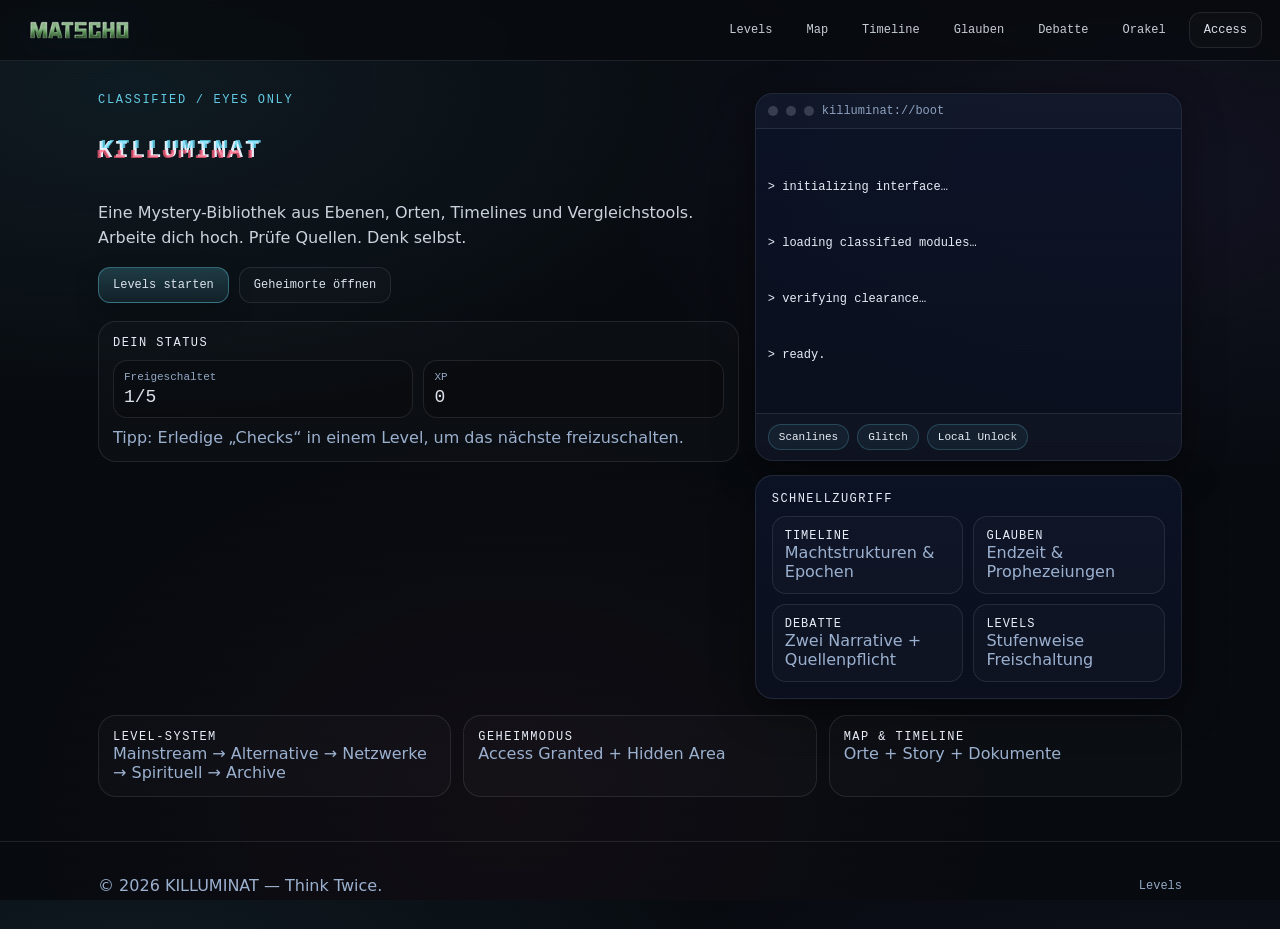
<file: index.html>
﻿<!doctype html>
<html lang="de">
<head>
    <meta charset="utf-8" />
    <meta name="viewport" content="width=device-width,initial-scale=1" />
    <title>KILLUMINAT — Verborgene Ebenen</title>
    <link rel="stylesheet" href="css/style.css" />
    <script defer src="js/app.js"></script>
</head>
<body>
    <div class="scanlines"></div>
    <header class="topbar">
        <a class="brand" href="index.html" aria-label="Killuminat Home">
            <img class="brand__logo" id="brandLogo" src="assets/logo.png" alt="Killuminat Logo">
            <span class="brand__text" id="brandText" style="display:none;">KILLUMINAT</span>
        </a>

        <nav class="nav">
            <a href="levels.html">Levels</a>
            <a href="map.html">Map</a>
            <a href="timeline.html">Timeline</a>
            <a href="compare.html">Glauben</a>
            <a href="debate.html">Debatte</a>
            <a href="oracle.html">Orakel</a>
            <button class="btn btn--ghost" id="openSecret">Access</button>
        </nav>
    </header>

    <main class="container">
        <section class="hero">
            <div class="hero__left">
                <div class="kicker">CLASSIFIED / EYES ONLY</div>
                <h1 class="glitch" data-text="KILLUMINAT">KILLUMINAT</h1>
                <p class="lead">
                    Eine Mystery-Bibliothek aus Ebenen, Orten, Timelines und Vergleichstools.
                    Arbeite dich hoch. Prüfe Quellen. Denk selbst.
                </p>

                <div class="hero__actions">
                    <a class="btn" href="levels.html">Levels starten</a>
                    <a class="btn btn--ghost" href="map.html">Geheimorte öffnen</a>
                </div>

                <div class="panel">
                    <div class="panel__title">Dein Status</div>
                    <div class="grid2">
                        <div class="stat">
                            <div class="stat__label">Freigeschaltet</div>
                            <div class="stat__value" id="statUnlocked">—</div>
                        </div>
                        <div class="stat">
                            <div class="stat__label">XP</div>
                            <div class="stat__value" id="statXP">—</div>
                        </div>
                    </div>
                    <div class="muted" style="margin-top:10px;">
                        Tipp: Erledige „Checks“ in einem Level, um das nächste freizuschalten.
                    </div>
                </div>
            </div>

            <div class="hero__right">
                <div class="card terminal">
                    <div class="terminal__bar">
                        <span class="dot"></span><span class="dot"></span><span class="dot"></span>
                        <span class="terminal__title">killuminat://boot</span>
                    </div>
                    <div class="terminal__body" id="bootLog">
                        <div>> initializing interface…</div>
                        <div>> loading classified modules…</div>
                        <div>> verifying clearance…</div>
                        <div>> ready.</div>
                    </div>
                    <div class="terminal__footer">
                        <span class="pill">Scanlines</span>
                        <span class="pill">Glitch</span>
                        <span class="pill">Local Unlock</span>
                    </div>
                </div>

                <div class="card quick">
                    <div class="quick__title">Schnellzugriff</div>
                    <div class="quick__grid">
                        <a class="quick__item" href="timeline.html">
                            <div class="quick__label">Timeline</div>
                            <div class="muted">Machtstrukturen & Epochen</div>
                        </a>
                        <a class="quick__item" href="compare.html">
                            <div class="quick__label">Glauben</div>
                            <div class="muted">Endzeit & Prophezeiungen</div>
                        </a>
                        <a class="quick__item" href="debate.html">
                            <div class="quick__label">Debatte</div>
                            <div class="muted">Zwei Narrative + Quellenpflicht</div>
                        </a>
                        <a class="quick__item" href="levels.html">
                            <div class="quick__label">Levels</div>
                            <div class="muted">Stufenweise Freischaltung</div>
                        </a>
                    </div>
                </div>

            </div>
        </section>

        <section class="strip">
            <div class="strip__item">
                <div class="strip__title">Level-System</div>
                <div class="muted">Mainstream → Alternative → Netzwerke → Spirituell → Archive</div>
            </div>
            <div class="strip__item">
                <div class="strip__title">Geheimmodus</div>
                <div class="muted">Access Granted + Hidden Area</div>
            </div>
            <div class="strip__item">
                <div class="strip__title">Map & Timeline</div>
                <div class="muted">Orte + Story + Dokumente</div>
            </div>
        </section>
    </main>

    <footer class="footer">
        <div class="container footer__inner">
            <div class="muted">© <span id="year"></span> KILLUMINAT — Think Twice.</div>
            <div class="footer__links">
                <a href="levels.html">Levels</a>
                <a href="secret.html" class="muted" id="secretLink" style="display:none;">Hidden</a>
            </div>
        </div>
    </footer>

    <dialog class="modal" id="secretModal">
        <form method="dialog" class="modal__card">
            <div class="modal__title">ACCESS REQUEST</div>
            <p class="muted">Gib das Passwort ein oder finde die Klick-Kombination…</p>
            <input class="input" id="secretPass" placeholder="Passwort…" autocomplete="off" />
            <div class="modal__actions">
                <button class="btn btn--ghost" value="cancel">Abbrechen</button>
                <button class="btn" id="secretSubmit" value="ok">Prüfen</button>
            </div>
            <div class="muted tiny" id="secretHint">Hint: Try “ACCESS GRANTED” 😉</div>
        </form>
    </dialog>

</body>

</html>
</file>
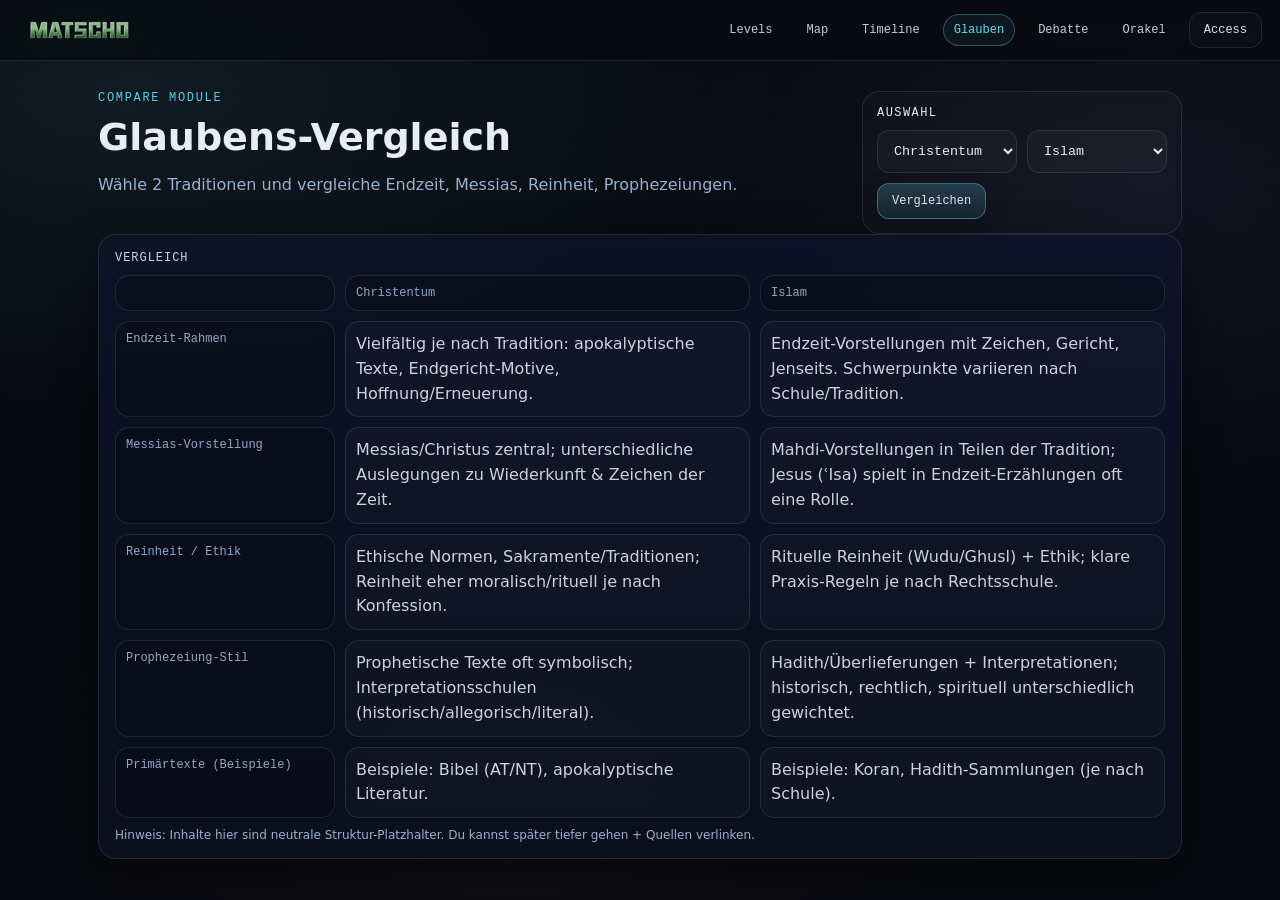
<file: compare.html>
﻿<!doctype html>
<html lang="de">
<head>
    <meta charset="utf-8" />
    <meta name="viewport" content="width=device-width,initial-scale=1" />
    <title>KILLUMINAT — Glaubensvergleich</title>
    <link rel="stylesheet" href="css/style.css" />
    <script defer src="js/app.js"></script>
</head>
<body>
    <div class="scanlines"></div>

    <header class="topbar">
        <a class="brand" href="index.html">
            <img class="brand__logo" id="brandLogo" src="assets/logo.png" alt="Killuminat Logo">
            <span class="brand__text" id="brandText" style="display:none;">KILLUMINAT</span>
            
        </a>
        <nav class="nav">
            <a href="levels.html">Levels</a>
            <a href="map.html">Map</a>
            <a href="timeline.html">Timeline</a>
            <a class="active" href="compare.html">Glauben</a>
            <a href="debate.html">Debatte</a>
            <a href="oracle.html">Orakel</a>
            <button class="btn btn--ghost" id="openSecret">Access</button>
        </nav>
    </header>

    <main class="container">
        <section class="pagehead">
            <div>
                <div class="kicker">COMPARE MODULE</div>
                <h1 class="title">Glaubens-Vergleich</h1>
                <p class="muted">Wähle 2 Traditionen und vergleiche Endzeit, Messias, Reinheit, Prophezeiungen.</p>
            </div>
            <div class="pagehead__right">
                <div class="panel">
                    <div class="panel__title">Auswahl</div>
                    <div class="grid2">
                        <select class="input" id="faithA"></select>
                        <select class="input" id="faithB"></select>
                    </div>
                    <button class="btn" id="runCompare" style="margin-top:10px;">Vergleichen</button>
                </div>
            </div>
        </section>

        <section class="card">
            <div class="card__title">Vergleich</div>
            <div class="compare" id="compareGrid"></div>
            <div class="tiny muted" style="margin-top:10px;">
                Hinweis: Inhalte hier sind neutrale Struktur-Platzhalter. Du kannst später tiefer gehen + Quellen verlinken.
            </div>
        </section>
    </main>

    <dialog class="modal" id="secretModal">
        <form method="dialog" class="modal__card">
            <div class="modal__title">ACCESS REQUEST</div>
            <p class="muted">Gib das Passwort ein oder finde die Klick-Kombination…</p>
            <input class="input" id="secretPass" placeholder="Passwort…" autocomplete="off" />
            <div class="modal__actions">
                <button class="btn btn--ghost" value="cancel">Abbrechen</button>
                <button class="btn" id="secretSubmit" value="ok">Prüfen</button>
            </div>
            <div class="muted tiny" id="secretHint">Hint: Try “ACCESS GRANTED” 😉</div>
        </form>
    </dialog>
</body>

</html>
</file>
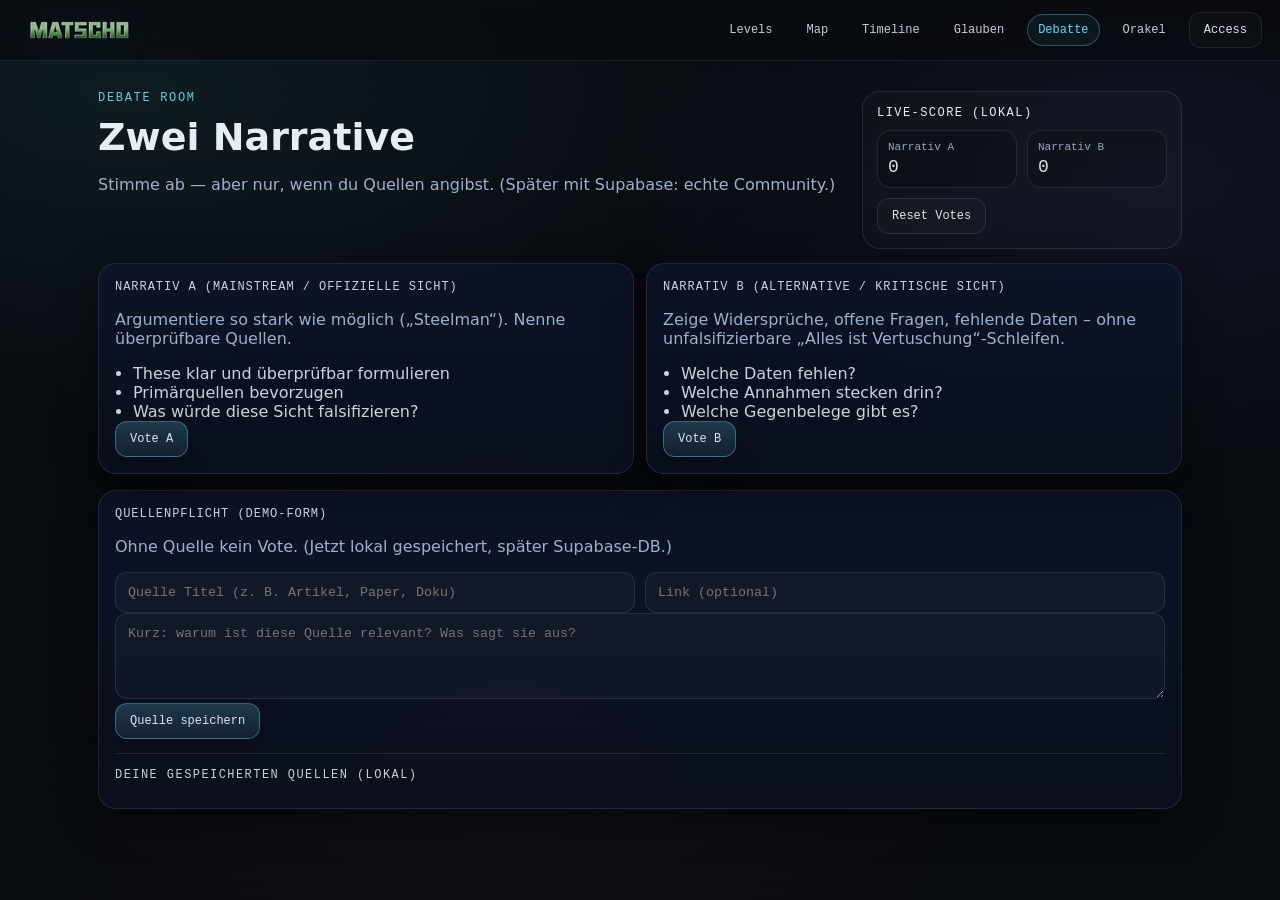
<file: debate.html>
﻿<!doctype html>
<html lang="de">
<head>
    <meta charset="utf-8" />
    <meta name="viewport" content="width=device-width,initial-scale=1" />
    <title>KILLUMINAT — Debattenraum</title>
    <link rel="stylesheet" href="css/style.css" />
    <script defer src="js/app.js"></script>
</head>
<body>
    <div class="scanlines"></div>

    <header class="topbar">
        <a class="brand" href="index.html">
            <img class="brand__logo" id="brandLogo" src="assets/logo.png" alt="Killuminat Logo">
            <span class="brand__text" id="brandText" style="display:none;">KILLUMINAT</span>
        </a>
        <nav class="nav">
            <a href="levels.html">Levels</a>
            <a href="map.html">Map</a>
            <a href="timeline.html">Timeline</a>
            <a href="compare.html">Glauben</a>
            <a class="active" href="debate.html">Debatte</a>
            <a href="oracle.html">Orakel</a>
            <button class="btn btn--ghost" id="openSecret">Access</button>
        </nav>
    </header>

    <main class="container">
        <section class="pagehead">
            <div>
                <div class="kicker">DEBATE ROOM</div>
                <h1 class="title">Zwei Narrative</h1>
                <p class="muted">Stimme ab — aber nur, wenn du Quellen angibst. (Später mit Supabase: echte Community.)</p>
            </div>
            <div class="pagehead__right">
                <div class="panel">
                    <div class="panel__title">Live-Score (lokal)</div>
                    <div class="grid2">
                        <div class="stat">
                            <div class="stat__label">Narrativ A</div>
                            <div class="stat__value" id="voteA">—</div>
                        </div>
                        <div class="stat">
                            <div class="stat__label">Narrativ B</div>
                            <div class="stat__value" id="voteB">—</div>
                        </div>
                    </div>
                    <button class="btn btn--ghost" id="resetVotes" style="margin-top:10px;">Reset Votes</button>
                </div>
            </div>
        </section>

        <section class="split">
            <div class="card">
                <div class="card__title">Narrativ A (Mainstream / offizielle Sicht)</div>
                <p class="muted">
                    Argumentiere so stark wie möglich („Steelman“). Nenne überprüfbare Quellen.
                </p>
                <ul class="list">
                    <li>These klar und überprüfbar formulieren</li>
                    <li>Primärquellen bevorzugen</li>
                    <li>Was würde diese Sicht falsifizieren?</li>
                </ul>
                <button class="btn" data-vote="A">Vote A</button>
            </div>

            <div class="card">
                <div class="card__title">Narrativ B (Alternative / kritische Sicht)</div>
                <p class="muted">
                    Zeige Widersprüche, offene Fragen, fehlende Daten – ohne unfalsifizierbare „Alles ist Vertuschung“-Schleifen.
                </p>
                <ul class="list">
                    <li>Welche Daten fehlen?</li>
                    <li>Welche Annahmen stecken drin?</li>
                    <li>Welche Gegenbelege gibt es?</li>
                </ul>
                <button class="btn" data-vote="B">Vote B</button>
            </div>
        </section>

        <section class="card" style="margin-top:16px;">
            <div class="card__title">Quellenpflicht (Demo-Form)</div>
            <p class="muted">Ohne Quelle kein Vote. (Jetzt lokal gespeichert, später Supabase-DB.)</p>

            <div class="grid2">
                <input class="input" id="sourceTitle" placeholder="Quelle Titel (z. B. Artikel, Paper, Doku)" />
                <input class="input" id="sourceLink" placeholder="Link (optional)" />
            </div>

            <textarea class="input" id="sourceNote" rows="4" placeholder="Kurz: warum ist diese Quelle relevant? Was sagt sie aus?"></textarea>

            <div class="row">
                <button class="btn" id="saveSource">Quelle speichern</button>
                <div class="tiny muted" id="sourceStatus"></div>
            </div>

            <div class="divider"></div>
            <div class="subhead">Deine gespeicherten Quellen (lokal)</div>
            <ul class="list" id="sourcesList"></ul>
        </section>
    </main>

    <dialog class="modal" id="secretModal">
        <form method="dialog" class="modal__card">
            <div class="modal__title">ACCESS REQUEST</div>
            <p class="muted">Gib das Passwort ein oder finde die Klick-Kombination…</p>
            <input class="input" id="secretPass" placeholder="Passwort…" autocomplete="off" />
            <div class="modal__actions">
                <button class="btn btn--ghost" value="cancel">Abbrechen</button>
                <button class="btn" id="secretSubmit" value="ok">Prüfen</button>
            </div>
            <div class="muted tiny" id="secretHint">Hint: Try “ACCESS GRANTED” 😉</div>
        </form>
    </dialog>
</body>

</html>
</file>
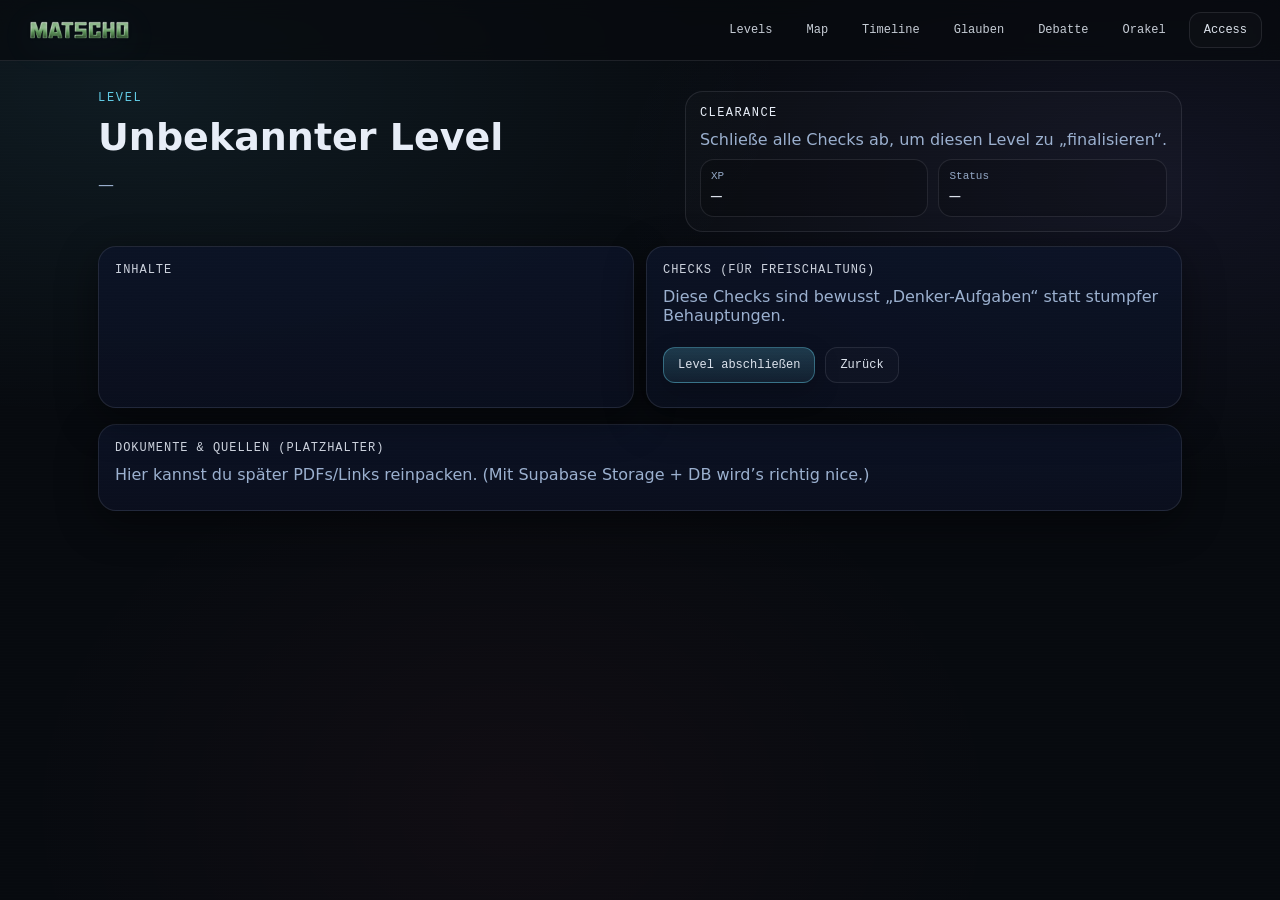
<file: level.html>
﻿<!doctype html>
<html lang="de">
<head>
    <meta charset="utf-8" />
    <meta name="viewport" content="width=device-width,initial-scale=1" />
    <title>KILLUMINAT — Level</title>
    <link rel="stylesheet" href="css/style.css" />
    <script defer src="js/app.js"></script>
</head>
<body>
    <div class="scanlines"></div>
    <header class="topbar">
        <a class="brand" href="index.html">
            <img class="brand__logo" id="brandLogo" src="assets/logo.png" alt="Killuminat Logo">
            <span class="brand__text" id="brandText" style="display:none;">KILLUMINAT</span>
        </a>
        <nav class="nav">
            <a href="levels.html">Levels</a>
            <a href="map.html">Map</a>
            <a href="timeline.html">Timeline</a>
            <a href="compare.html">Glauben</a>
            <a href="debate.html">Debatte</a>
            <a href="oracle.html">Orakel</a>
            <button class="btn btn--ghost" id="openSecret">Access</button>
        </nav>
    </header>

    <main class="container">
        <section class="pagehead">
            <div>
                <div class="kicker" id="lvlKicker">LEVEL</div>
                <h1 class="title" id="lvlTitle">—</h1>
                <p class="muted" id="lvlDesc">—</p>
            </div>
            <div class="pagehead__right">
                <div class="panel">
                    <div class="panel__title">Clearance</div>
                    <div class="muted">Schließe alle Checks ab, um diesen Level zu „finalisieren“.</div>
                    <div class="grid2" style="margin-top:10px;">
                        <div class="stat">
                            <div class="stat__label">XP</div>
                            <div class="stat__value" id="lvlXP">—</div>
                        </div>
                        <div class="stat">
                            <div class="stat__label">Status</div>
                            <div class="stat__value" id="lvlStatus">—</div>
                        </div>
                    </div>
                </div>
            </div>
        </section>

        <section class="split">
            <div class="card">
                <div class="card__title">Inhalte</div>
                <div id="lvlContent"></div>
            </div>

            <div class="card">
                <div class="card__title">Checks (für Freischaltung)</div>
                <div class="muted">Diese Checks sind bewusst „Denker-Aufgaben“ statt stumpfer Behauptungen.</div>
                <div class="checks" id="lvlChecks"></div>
                <div class="row" style="margin-top:12px;">
                    <button class="btn" id="completeLevel">Level abschließen</button>
                    <a class="btn btn--ghost" href="levels.html">Zurück</a>
                </div>
                <div class="tiny muted" style="margin-top:8px;" id="completeNote"></div>
            </div>
        </section>

        <section class="card" style="margin-top:16px;">
            <div class="card__title">Dokumente & Quellen (Platzhalter)</div>
            <div class="muted">
                Hier kannst du später PDFs/Links reinpacken. (Mit Supabase Storage + DB wird’s richtig nice.)
            </div>
            <ul class="list" id="lvlDocs"></ul>
        </section>
    </main>

    <dialog class="modal" id="secretModal">
        <form method="dialog" class="modal__card">
            <div class="modal__title">ACCESS REQUEST</div>
            <p class="muted">Gib das Passwort ein oder finde die Klick-Kombination…</p>
            <input class="input" id="secretPass" placeholder="Passwort…" autocomplete="off" />
            <div class="modal__actions">
                <button class="btn btn--ghost" value="cancel">Abbrechen</button>
                <button class="btn" id="secretSubmit" value="ok">Prüfen</button>
            </div>
            <div class="muted tiny" id="secretHint">Hint: Try “ACCESS GRANTED” 😉</div>
        </form>
    </dialog>
</body>

</html>
</file>
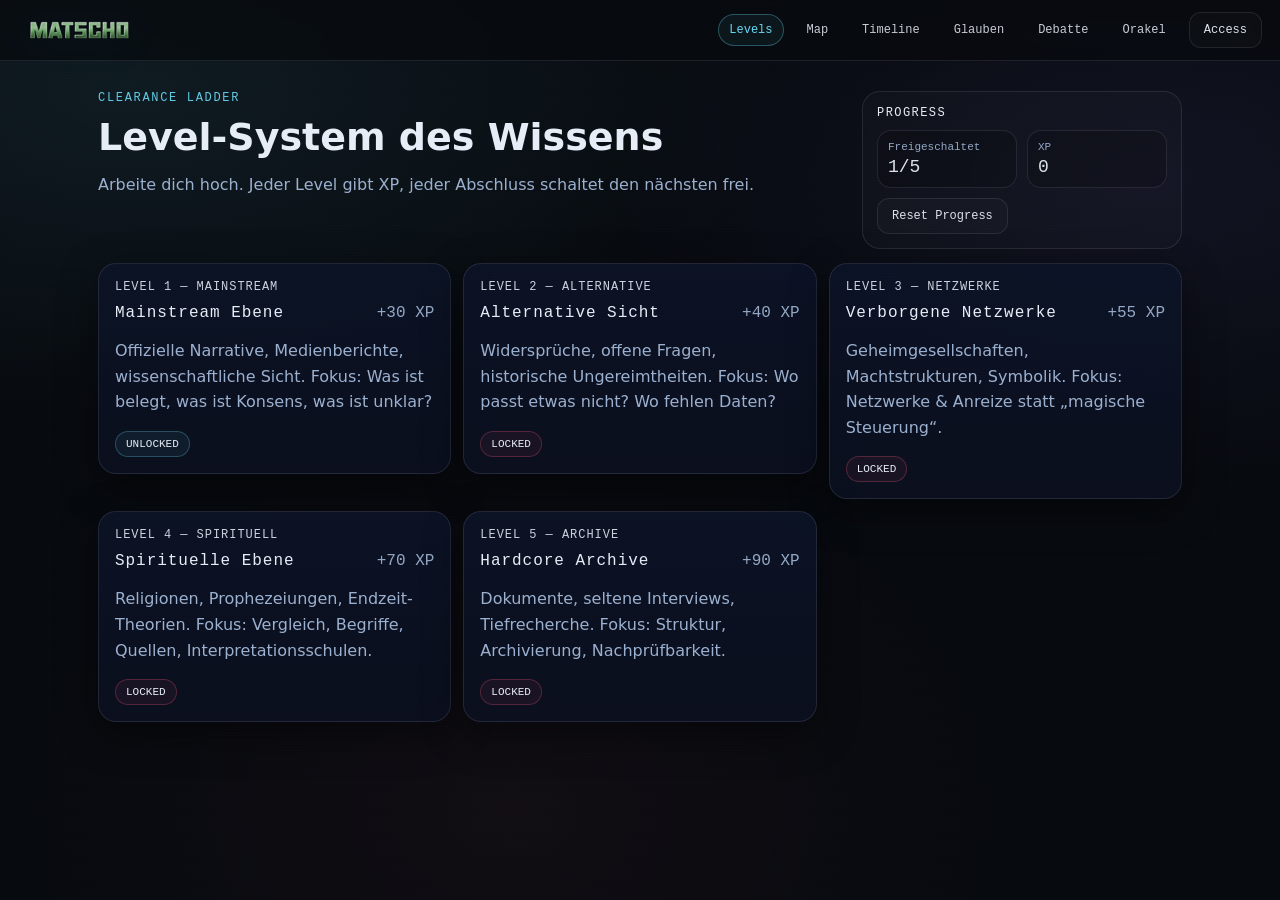
<file: levels.html>
﻿<!doctype html>
<html lang="de">
<head>
    <meta charset="utf-8" />
    <meta name="viewport" content="width=device-width,initial-scale=1" />
    <title>KILLUMINAT — Levels</title>
    <link rel="stylesheet" href="css/style.css" />
    <script defer src="js/app.js"></script>
</head>
<body>
    <div class="scanlines"></div>
    <header class="topbar">
        <a class="brand" href="index.html">
            <img class="brand__logo" id="brandLogo" src="assets/logo.png" alt="Killuminat Logo">
            <span class="brand__text" id="brandText" style="display:none;">KILLUMINAT</span>
        </a>
        <nav class="nav">
            <a class="active" href="levels.html">Levels</a>
            <a href="map.html">Map</a>
            <a href="timeline.html">Timeline</a>
            <a href="compare.html">Glauben</a>
            <a href="debate.html">Debatte</a>
            <a href="oracle.html">Orakel</a>
            <button class="btn btn--ghost" id="openSecret">Access</button>
        </nav>
    </header>

    <main class="container">
        <section class="pagehead">
            <div>
                <div class="kicker">CLEARANCE LADDER</div>
                <h1 class="title">Level-System des Wissens</h1>
                <p class="muted">Arbeite dich hoch. Jeder Level gibt XP, jeder Abschluss schaltet den nächsten frei.</p>
            </div>
            <div class="pagehead__right">
                <div class="panel">
                    <div class="panel__title">Progress</div>
                    <div class="grid2">
                        <div class="stat">
                            <div class="stat__label">Freigeschaltet</div>
                            <div class="stat__value" id="statUnlocked2">—</div>
                        </div>
                        <div class="stat">
                            <div class="stat__label">XP</div>
                            <div class="stat__value" id="statXP2">—</div>
                        </div>
                    </div>
                    <button class="btn btn--ghost" id="resetProgress" style="margin-top:10px;">Reset Progress</button>
                </div>
            </div>
        </section>

        <section class="cards" id="levelsGrid"></section>
    </main>

    <dialog class="modal" id="secretModal">
        <form method="dialog" class="modal__card">
            <div class="modal__title">ACCESS REQUEST</div>
            <p class="muted">Gib das Passwort ein oder finde die Klick-Kombination…</p>
            <input class="input" id="secretPass" placeholder="Passwort…" autocomplete="off" />
            <div class="modal__actions">
                <button class="btn btn--ghost" value="cancel">Abbrechen</button>
                <button class="btn" id="secretSubmit" value="ok">Prüfen</button>
            </div>
            <div class="muted tiny" id="secretHint">Hint: Try “ACCESS GRANTED” 😉</div>
        </form>
    </dialog>
</body>

</html>
</file>
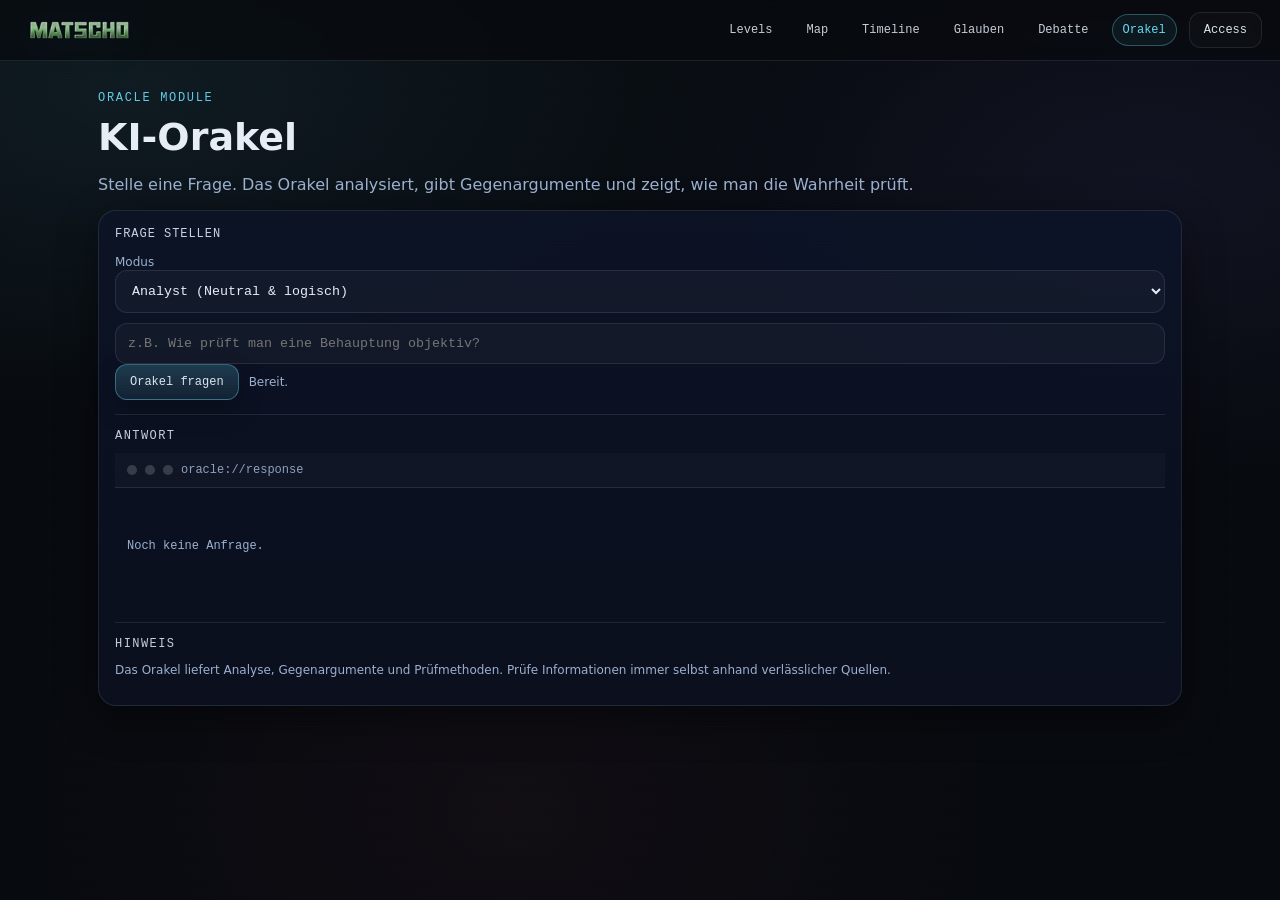
<file: oracle.html>
<!doctype html>
<html lang="de">
<head>
<meta charset="utf-8" />
<meta name="viewport" content="width=device-width,initial-scale=1" />
<title>KILLUMINAT — Orakel</title>

<link rel="stylesheet" href="css/style.css" />
<script defer src="js/app.js"></script>
</head>

<body>
<div class="scanlines"></div>

<header class="topbar">
    <a class="brand" href="index.html">
        <img class="brand__logo" src="assets/logo.png" alt="Killuminat Logo">
    </a>

    <nav class="nav">
        <a href="levels.html">Levels</a>
        <a href="map.html">Map</a>
        <a href="timeline.html">Timeline</a>
        <a href="compare.html">Glauben</a>
        <a href="debate.html">Debatte</a>
        <a class="active" href="oracle.html">Orakel</a>
        <button class="btn btn--ghost" id="openSecret">Access</button>
    </nav>
</header>

<main class="container">

    <section class="pagehead">
        <div>
            <div class="kicker">ORACLE MODULE</div>
            <h1 class="title">KI-Orakel</h1>
            <p class="muted">
                Stelle eine Frage. Das Orakel analysiert, gibt Gegenargumente und zeigt,
                wie man die Wahrheit prüft.
            </p>
        </div>
    </section>

    <section class="card">

        <div class="card__title">Frage stellen</div>

        <!-- MODE SELECT -->
        <label class="tiny muted">Modus</label>
        <select class="input" id="oracleMode">
            <option value="mystic">Mystic (Killuminat)</option>
            <option value="analyst" selected>Analyst (Neutral & logisch)</option>
            <option value="debunker">Debunker (kritisch)</option>
        </select>

        <div style="height:10px;"></div>

        <!-- QUESTION -->
        <input
            class="input"
            id="oracleQuestion"
            placeholder="z.B. Wie prüft man eine Behauptung objektiv?"
        />

        <div class="row">
            <button class="btn" id="oracleAsk">Orakel fragen</button>
            <div class="tiny muted" id="oracleStatus">Bereit.</div>
        </div>

        <div class="divider"></div>

        <!-- ANSWER TERMINAL -->
        <div class="subhead">Antwort</div>

        <div class="terminal" style="margin-top:10px;">
            <div class="terminal__bar">
                <span class="dot"></span>
                <span class="dot"></span>
                <span class="dot"></span>
                <span class="terminal__title">oracle://response</span>
            </div>

            <div class="terminal__body" id="oracleAnswer">
                <div class="muted">Noch keine Anfrage.</div>
            </div>
        </div>

        <div class="divider"></div>

        <div class="subhead">Hinweis</div>
        <p class="muted tiny">
            Das Orakel liefert Analyse, Gegenargumente und Prüfmethoden.
            Prüfe Informationen immer selbst anhand verlässlicher Quellen.
        </p>

    </section>
</main>

<!-- SECRET MODAL -->
<dialog class="modal" id="secretModal">
    <form method="dialog" class="modal__card">
        <div class="modal__title">ACCESS REQUEST</div>
        <p class="muted">Gib das Passwort ein oder finde die Klick-Kombination…</p>

        <input class="input" id="secretPass" placeholder="Passwort…" autocomplete="off" />

        <div class="modal__actions">
            <button class="btn btn--ghost" value="cancel">Abbrechen</button>
            <button class="btn" id="secretSubmit" value="ok">Prüfen</button>
        </div>

        <div class="muted tiny" id="secretHint">Hint: Try “ACCESS GRANTED” 😉</div>
    </form>
</dialog>

</body>
</html>
</file>
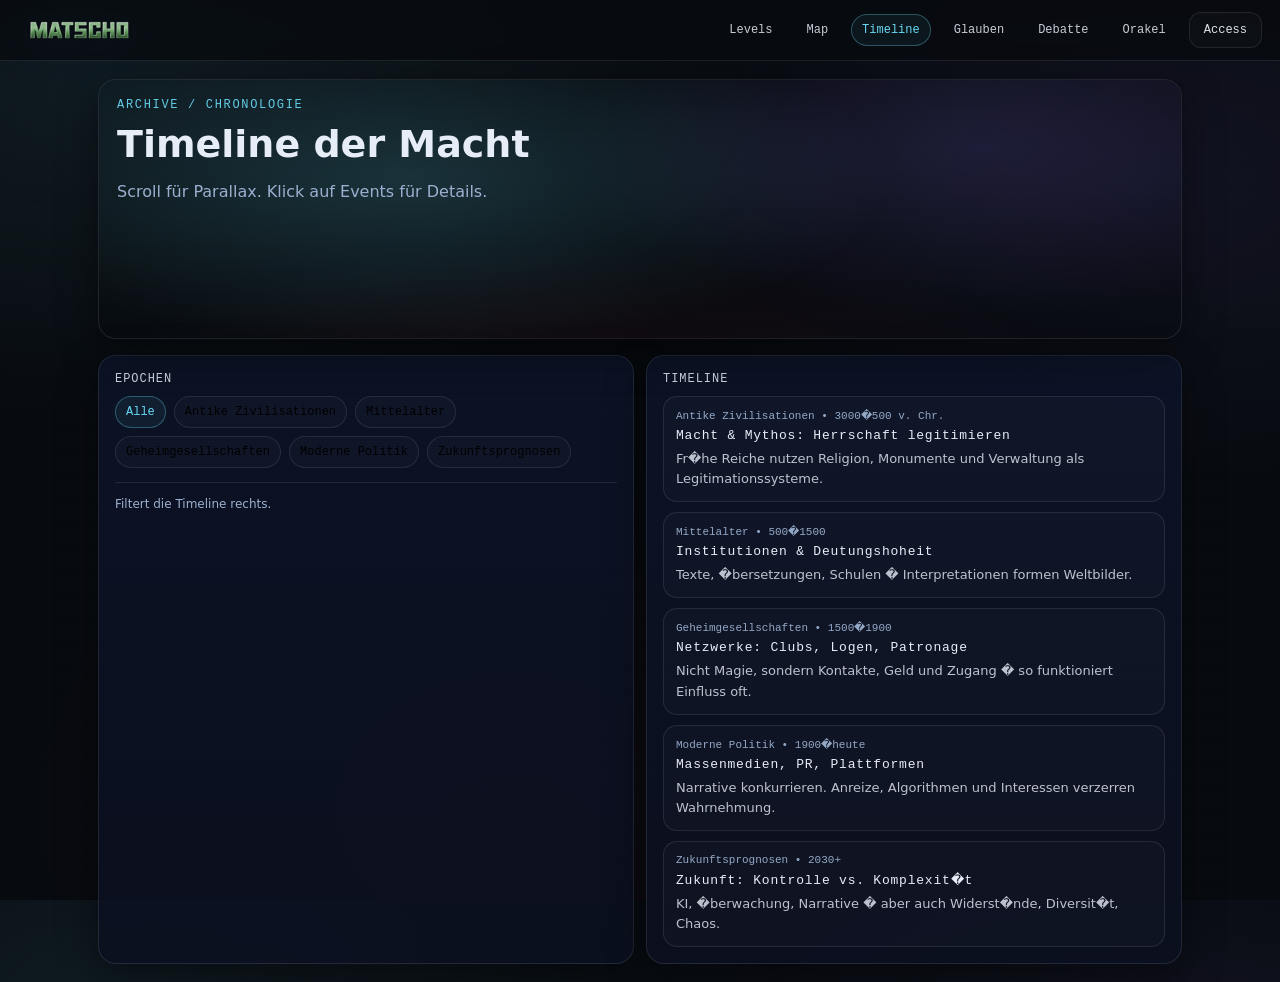
<file: timeline.html>
﻿<!doctype html>
<html lang="de">
<head>
    <meta charset="utf-8" />
    <meta name="viewport" content="width=device-width,initial-scale=1" />
    <title>KILLUMINAT — Timeline der Macht</title>
    <link rel="stylesheet" href="css/style.css" />
    <script defer src="js/app.js"></script>
</head>
<body>
    <div class="scanlines"></div>

    <header class="topbar">
        <a class="brand" href="index.html">
            <img class="brand__logo" id="brandLogo" src="assets/logo.png" alt="Killuminat Logo">
            <span class="brand__text" id="brandText" style="display:none;">KILLUMINAT</span>
        </a>
        <nav class="nav">
            <a href="levels.html">Levels</a>
            <a href="map.html">Map</a>
            <a class="active" href="timeline.html">Timeline</a>
            <a href="compare.html">Glauben</a>
            <a href="debate.html">Debatte</a>
            <a href="oracle.html">Orakel</a>
            <button class="btn btn--ghost" id="openSecret">Access</button>
        </nav>
    </header>

    <main class="container">
        <section class="parallaxHero" id="parallaxHero">
            <div class="parallaxHero__layer layer1"></div>
            <div class="parallaxHero__layer layer2"></div>
            <div class="parallaxHero__layer layer3"></div>
            <div class="parallaxHero__content">
                <div class="kicker">ARCHIVE / CHRONOLOGIE</div>
                <h1 class="title">Timeline der Macht</h1>
                <p class="muted">Scroll für Parallax. Klick auf Events für Details.</p>
            </div>
        </section>

        <section class="split" style="margin-top:16px;">
            <div class="card">
                <div class="card__title">Epochen</div>
                <div class="pillrow" id="eraChips"></div>
                <div class="divider"></div>
                <div class="muted tiny">Filtert die Timeline rechts.</div>
            </div>

            <div class="card">
                <div class="card__title">Timeline</div>
                <div class="timeline" id="timelineList"></div>
            </div>
        </section>

        <section class="card" style="margin-top:16px;" id="timelineDetail" hidden>
            <div class="card__title" id="tdTitle">—</div>
            <div class="muted" id="tdMeta">—</div>
            <div class="divider"></div>
            <p class="muted" id="tdBody">—</p>
            <div class="subhead">Quellen/Dokumente (Platzhalter)</div>
            <ul class="list" id="tdDocs"></ul>
        </section>
    </main>

    <dialog class="modal" id="secretModal">
        <form method="dialog" class="modal__card">
            <div class="modal__title">ACCESS REQUEST</div>
            <p class="muted">Gib das Passwort ein oder finde die Klick-Kombination…</p>
            <input class="input" id="secretPass" placeholder="Passwort…" autocomplete="off" />
            <div class="modal__actions">
                <button class="btn btn--ghost" value="cancel">Abbrechen</button>
                <button class="btn" id="secretSubmit" value="ok">Prüfen</button>
            </div>
            <div class="muted tiny" id="secretHint">Hint: Try “ACCESS GRANTED” 😉</div>
        </form>
    </dialog>
</body>

</html>
</file>
<file: css/style.css>
:root {
    --bg: #070a0f;
    --panel: #0b1020;
    --panel2: #0c1428;
    --text: #e7edf7;
    --muted: #9bb0cf;
    --line: rgba(231,237,247,.10);
    --accent: #6de3ff;
    --accent2: #8b7dff;
    --danger: #ff5d7a;
    --radius: 18px;
    --shadow: 0 12px 40px rgba(0,0,0,.45);
    --mono: ui-monospace, SFMono-Regular, Menlo, Monaco, Consolas, "Liberation Mono", "Courier New", monospace;
    --sans: ui-sans-serif, system-ui, -apple-system, Segoe UI, Roboto, Helvetica, Arial, "Apple Color Emoji","Segoe UI Emoji";
}

* {
    box-sizing: border-box
}

html, body {
    height: 100%
}

body {
    margin: 0;
    background: radial-gradient(1200px 600px at 10% 10%, rgba(109,227,255,.08), transparent 55%), radial-gradient(900px 500px at 90% 20%, rgba(139,125,255,.08), transparent 60%), radial-gradient(900px 700px at 40% 90%, rgba(255,93,122,.04), transparent 55%), var(--bg);
    color: var(--text);
    font-family: var(--sans);
}

a {
    color: inherit;
    text-decoration: none
}

.container {
    max-width: 1120px;
    margin: 0 auto;
    padding: 18px
}

.muted {
    color: var(--muted)
}

.tiny {
    font-size: 12px
}

.kicker {
    font-family: var(--mono);
    letter-spacing: .14em;
    font-size: 12px;
    color: rgba(109,227,255,.88);
    text-transform: uppercase;
    margin-bottom: 10px;
}

.title {
    font-size: 38px;
    margin: 0 0 8px
}

.lead {
    font-size: 16px;
    line-height: 1.6;
    color: rgba(231,237,247,.88)
}

.topbar {
    position: sticky;
    top: 0;
    z-index: 50;
    backdrop-filter: blur(10px);
    background: rgba(7,10,15,.72);
    border-bottom: 1px solid var(--line);
    display: flex;
    align-items: center;
    justify-content: space-between;
    padding: 12px 18px;
}

.brand {
    display: flex;
    align-items: center;
    gap: 10px
}

.brand__logo {
    height: 28px;
    width: auto;
    filter: drop-shadow(0 6px 18px rgba(109,227,255,.08))
}

.brand__text {
    font-family: var(--mono);
    font-weight: 800;
    letter-spacing: .12em
}

.nav {
    display: flex;
    gap: 12px;
    align-items: center;
    flex-wrap: wrap
}

    .nav a {
        font-family: var(--mono);
        font-size: 12px;
        padding: 8px 10px;
        border-radius: 999px;
        border: 1px solid transparent;
        color: rgba(231,237,247,.86);
    }

        .nav a:hover {
            border-color: var(--line);
            background: rgba(255,255,255,.02)
        }

        .nav a.active {
            border-color: rgba(109,227,255,.30);
            background: rgba(109,227,255,.06);
            color: rgba(109,227,255,.95)
        }

.btn {
    border: 1px solid rgba(109,227,255,.35);
    background: linear-gradient(180deg, rgba(109,227,255,.20), rgba(109,227,255,.08));
    color: rgba(231,237,247,.95);
    padding: 10px 14px;
    border-radius: 12px;
    cursor: pointer;
    font-family: var(--mono);
    font-size: 12px;
    box-shadow: 0 10px 26px rgba(0,0,0,.22);
}

    .btn:hover {
        transform: translateY(-1px)
    }

.btn--ghost {
    background: rgba(255,255,255,.02);
    border: 1px solid var(--line);
    box-shadow: none;
}

.input, textarea {
    width: 100%;
    background: rgba(255,255,255,.03);
    border: 1px solid var(--line);
    border-radius: 12px;
    padding: 12px 12px;
    color: var(--text);
    font-family: var(--mono);
    outline: none;
}

textarea {
    resize: vertical
}

.card {
    background: linear-gradient(180deg, rgba(12,20,40,.85), rgba(11,16,32,.85));
    border: 1px solid var(--line);
    border-radius: var(--radius);
    box-shadow: var(--shadow);
    padding: 16px;
}

.card__title {
    font-family: var(--mono);
    letter-spacing: .08em;
    text-transform: uppercase;
    font-size: 12px;
    color: rgba(231,237,247,.88);
    margin-bottom: 10px;
}

.card--mini {
    padding: 14px
}

.divider {
    height: 1px;
    background: var(--line);
    margin: 14px 0
}

.subhead {
    font-family: var(--mono);
    font-size: 12px;
    letter-spacing: .12em;
    text-transform: uppercase;
    color: rgba(231,237,247,.86);
    margin-top: 12px
}

.hero {
    display: grid;
    grid-template-columns: 1.2fr .8fr;
    gap: 16px;
    margin-top: 14px;
}

.hero__actions {
    display: flex;
    gap: 10px;
    margin: 14px 0 18px;
    flex-wrap: wrap
}

.hero__right {
    display: grid;
    gap: 14px
}

.strip {
    display: grid;
    grid-template-columns: repeat(3,1fr);
    gap: 12px;
    margin: 16px 0 4px;
}

.strip__item {
    border: 1px solid var(--line);
    border-radius: var(--radius);
    padding: 14px;
    background: rgba(255,255,255,.02);
}

.strip__title {
    font-family: var(--mono);
    font-size: 12px;
    letter-spacing: .12em;
    text-transform: uppercase
}

.panel {
    border: 1px solid var(--line);
    border-radius: var(--radius);
    padding: 14px;
    background: rgba(255,255,255,.02)
}

.panel__title {
    font-family: var(--mono);
    font-size: 12px;
    letter-spacing: .12em;
    text-transform: uppercase;
    margin-bottom: 10px
}

.grid2 {
    display: grid;
    grid-template-columns: repeat(2,1fr);
    gap: 10px
}

.stat {
    padding: 10px;
    border: 1px solid var(--line);
    border-radius: 14px;
    background: rgba(0,0,0,.18)
}

.stat__label {
    font-family: var(--mono);
    font-size: 11px;
    color: rgba(155,176,207,.95)
}

.stat__value {
    font-family: var(--mono);
    font-size: 18px;
    margin-top: 4px;
    color: rgba(231,237,247,.95)
}

.terminal {
    padding: 0;
    overflow: hidden
}

.terminal__bar {
    display: flex;
    align-items: center;
    gap: 8px;
    padding: 10px 12px;
    border-bottom: 1px solid var(--line);
    background: rgba(255,255,255,.02);
}

.dot {
    width: 10px;
    height: 10px;
    border-radius: 99px;
    background: rgba(231,237,247,.18)
}

.terminal__title {
    font-family: var(--mono);
    font-size: 12px;
    color: rgba(155,176,207,.9)
}

.terminal__body {
    padding: 12px;
    font-family: var(--mono);
    font-size: 12px;
    line-height: 1.55;
    min-height: 120px;
}

.terminal__footer {
    display: flex;
    gap: 8px;
    padding: 10px 12px;
    border-top: 1px solid var(--line);
    background: rgba(255,255,255,.02)
}

.pill {
    font-family: var(--mono);
    font-size: 11px;
    padding: 6px 10px;
    border-radius: 999px;
    border: 1px solid rgba(109,227,255,.20);
    background: rgba(109,227,255,.06);
}

.quick__title {
    font-family: var(--mono);
    font-size: 12px;
    letter-spacing: .12em;
    text-transform: uppercase;
    margin-bottom: 10px
}

.quick__grid {
    display: grid;
    grid-template-columns: repeat(2,1fr);
    gap: 10px
}

.quick__item {
    border: 1px solid var(--line);
    border-radius: 14px;
    padding: 12px;
    background: rgba(255,255,255,.02);
}

.quick__label {
    font-family: var(--mono);
    letter-spacing: .08em;
    text-transform: uppercase;
    font-size: 12px
}

.footer {
    border-top: 1px solid var(--line);
    margin-top: 22px;
    padding: 16px 0
}

.footer__inner {
    display: flex;
    justify-content: space-between;
    gap: 10px;
    align-items: center
}

.footer__links {
    display: flex;
    gap: 10px
}

    .footer__links a {
        font-family: var(--mono);
        font-size: 12px;
        color: rgba(155,176,207,.95)
    }

.pagehead {
    display: flex;
    justify-content: space-between;
    gap: 16px;
    align-items: flex-start;
    margin-top: 12px;
}

.pagehead__right {
    min-width: 320px
}

.cards {
    display: grid;
    grid-template-columns: repeat(3,1fr);
    gap: 12px;
    margin-top: 14px
}

.cardLink {
    display: block;
    transition: transform .12s ease
}

    .cardLink:hover {
        transform: translateY(-2px)
    }

.badge {
    display: inline-flex;
    align-items: center;
    gap: 8px;
    font-family: var(--mono);
    font-size: 11px;
    padding: 6px 10px;
    border-radius: 999px;
    border: 1px solid var(--line);
    background: rgba(255,255,255,.02);
}

.badge--lock {
    border-color: rgba(255,93,122,.25);
    background: rgba(255,93,122,.06)
}

.badge--ok {
    border-color: rgba(109,227,255,.25);
    background: rgba(109,227,255,.06)
}

.split {
    display: grid;
    grid-template-columns: 1fr 1fr;
    gap: 12px;
    margin-top: 14px
}

.row {
    display: flex;
    gap: 10px;
    align-items: center;
    flex-wrap: wrap
}

.list {
    margin: 10px 0 0;
    padding-left: 18px;
    color: rgba(231,237,247,.88)
}

.checks {
    display: grid;
    gap: 10px;
    margin-top: 10px
}

.check {
    border: 1px solid var(--line);
    background: rgba(255,255,255,.02);
    border-radius: 14px;
    padding: 10px;
    display: flex;
    gap: 10px;
    align-items: flex-start;
}

    .check input {
        margin-top: 3px
    }

.pillrow {
    display: flex;
    gap: 8px;
    flex-wrap: wrap
}

.chip {
    cursor: pointer;
    border: 1px solid var(--line);
    background: rgba(255,255,255,.02);
    padding: 8px 10px;
    border-radius: 999px;
    font-family: var(--mono);
    font-size: 12px;
}

    .chip.active {
        border-color: rgba(109,227,255,.30);
        background: rgba(109,227,255,.06);
        color: rgba(109,227,255,.95)
    }

.timeline {
    display: grid;
    gap: 10px
}

.titem {
    border: 1px solid var(--line);
    border-radius: 14px;
    padding: 12px;
    background: rgba(255,255,255,.02);
    cursor: pointer;
}

.tmeta {
    font-family: var(--mono);
    font-size: 11px;
    color: rgba(155,176,207,.95);
    margin-bottom: 6px
}

.tname {
    font-family: var(--mono);
    font-size: 13px;
    letter-spacing: .06em
}

.tdesc {
    color: rgba(231,237,247,.80);
    margin-top: 6px;
    font-size: 13px;
    line-height: 1.55
}

.compare {
    display: grid;
    grid-template-columns: 220px 1fr 1fr;
    gap: 10px;
    margin-top: 10px;
}

.cRowLabel {
    font-family: var(--mono);
    font-size: 12px;
    color: rgba(155,176,207,.95);
    padding: 10px;
    border: 1px solid var(--line);
    border-radius: 14px;
    background: rgba(0,0,0,.18);
}

.cCell {
    padding: 10px;
    border: 1px solid var(--line);
    border-radius: 14px;
    background: rgba(255,255,255,.02);
    color: rgba(231,237,247,.88);
    line-height: 1.55;
}

.modal::backdrop {
    background: rgba(0,0,0,.7)
}

.modal {
    border: none;
    padding: 0;
    background: transparent
}

.modal__card {
    width: min(520px, calc(100vw - 24px));
    border-radius: var(--radius);
    border: 1px solid var(--line);
    background: linear-gradient(180deg, rgba(12,20,40,.95), rgba(11,16,32,.95));
    box-shadow: var(--shadow);
    padding: 16px;
}

.modal__title {
    font-family: var(--mono);
    letter-spacing: .14em;
    text-transform: uppercase
}

.modal__actions {
    display: flex;
    justify-content: flex-end;
    gap: 10px;
    margin-top: 12px
}

.scanlines {
    pointer-events: none;
    position: fixed;
    inset: 0;
    background: repeating-linear-gradient( to bottom, rgba(255,255,255,.02), rgba(255,255,255,.02) 1px, transparent 1px, transparent 3px );
    mix-blend-mode: overlay;
    opacity: .22;
    z-index: 2;
}

/* Glitch */
.glitch {
    position: relative;
    font-family: var(--mono);
    letter-spacing: .08em;
    text-transform: uppercase;
    display: inline-block;
}

    .glitch.big {
        font-size: 44px
    }

    .glitch::before, .glitch::after {
        content: attr(data-text);
        position: absolute;
        inset: 0;
        pointer-events: none;
        opacity: .75;
    }

    .glitch::before {
        transform: translate(2px, -1px);
        color: var(--accent);
        clip-path: inset(0 0 55% 0);
        animation: glitchTop 2.8s infinite linear alternate-reverse;
    }

    .glitch::after {
        transform: translate(-2px, 1px);
        color: var(--danger);
        clip-path: inset(45% 0 0 0);
        animation: glitchBot 2.2s infinite linear alternate-reverse;
    }

@keyframes glitchTop {
    0% {
        clip-path: inset(0 0 58% 0)
    }

    20% {
        clip-path: inset(0 0 38% 0)
    }

    40% {
        clip-path: inset(0 0 70% 0)
    }

    60% {
        clip-path: inset(0 0 42% 0)
    }

    80% {
        clip-path: inset(0 0 62% 0)
    }

    100% {
        clip-path: inset(0 0 50% 0)
    }
}

@keyframes glitchBot {
    0% {
        clip-path: inset(52% 0 0 0)
    }

    25% {
        clip-path: inset(40% 0 0 0)
    }

    50% {
        clip-path: inset(65% 0 0 0)
    }

    75% {
        clip-path: inset(48% 0 0 0)
    }

    100% {
        clip-path: inset(58% 0 0 0)
    }
}

/* Parallax hero */
.parallaxHero {
    position: relative;
    height: 260px;
    border-radius: var(--radius);
    border: 1px solid var(--line);
    overflow: hidden;
    box-shadow: var(--shadow);
    background: rgba(0,0,0,.18);
}

.parallaxHero__layer {
    position: absolute;
    inset: -30px;
    background-size: cover;
    background-position: center;
    opacity: .9;
}

    .parallaxHero__layer.layer1 {
        background-image: radial-gradient(800px 280px at 30% 40%, rgba(109,227,255,.18), transparent 60%);
    }

    .parallaxHero__layer.layer2 {
        background-image: radial-gradient(700px 280px at 80% 30%, rgba(139,125,255,.16), transparent 60%);
    }

    .parallaxHero__layer.layer3 {
        background-image: radial-gradient(900px 320px at 45% 120%, rgba(255,93,122,.10), transparent 60%);
    }

.parallaxHero__content {
    position: relative;
    z-index: 2;
    padding: 18px;
}

/* Secret */
.secretBody {
    background: radial-gradient(900px 600px at 40% 20%, rgba(255,93,122,.08), transparent 60%), radial-gradient(1000px 600px at 70% 80%, rgba(109,227,255,.08), transparent 60%), #04060b;
}

.secretWrap {
    min-height: 100vh;
    display: flex;
    align-items: center;
    justify-content: center
}

.secretCard {
    max-width: 860px
}

    .secretCard .cards {
        grid-template-columns: repeat(3,1fr)
    }

    .secretCard .glitch {
        margin: 0
    }

@media (max-width: 980px) {
    .hero {
        grid-template-columns: 1fr
    }

    .strip {
        grid-template-columns: 1fr
    }

    .cards {
        grid-template-columns: 1fr
    }

    .split {
        grid-template-columns: 1fr
    }

    .pagehead {
        flex-direction: column
    }

    .pagehead__right {
        min-width: unset;
        width: 100%
    }

    .compare {
        grid-template-columns: 1fr
    }
}

/* --- ORACLE: lange Antworten nicht abschneiden --- */
.terminal__body {
  max-height: 360px;      /* kannst du erhöhen: 450px, 600px ... */
  overflow-y: auto;
  overflow-x: hidden;
  white-space: pre-wrap;  /* Zeilenumbrüche behalten */
  word-break: break-word; /* lange Wörter/URLs umbrechen */
}
</file>
